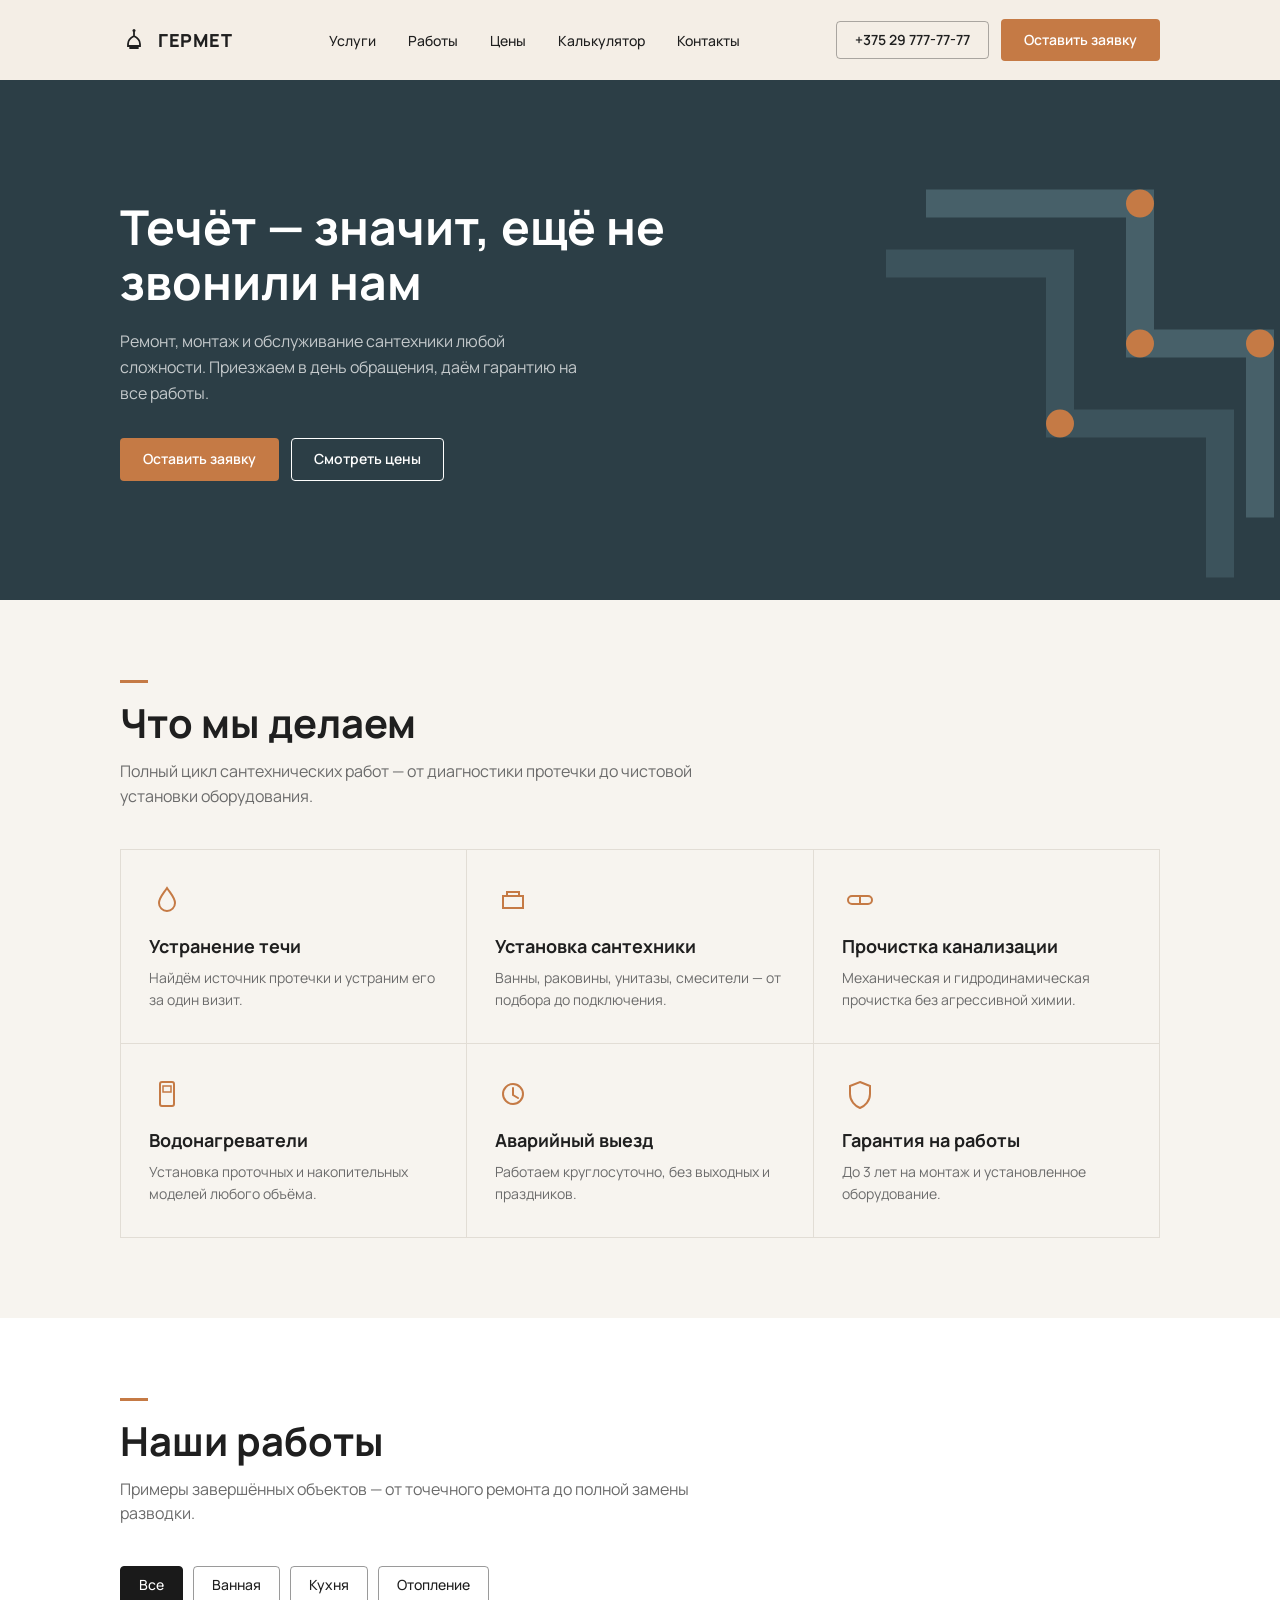
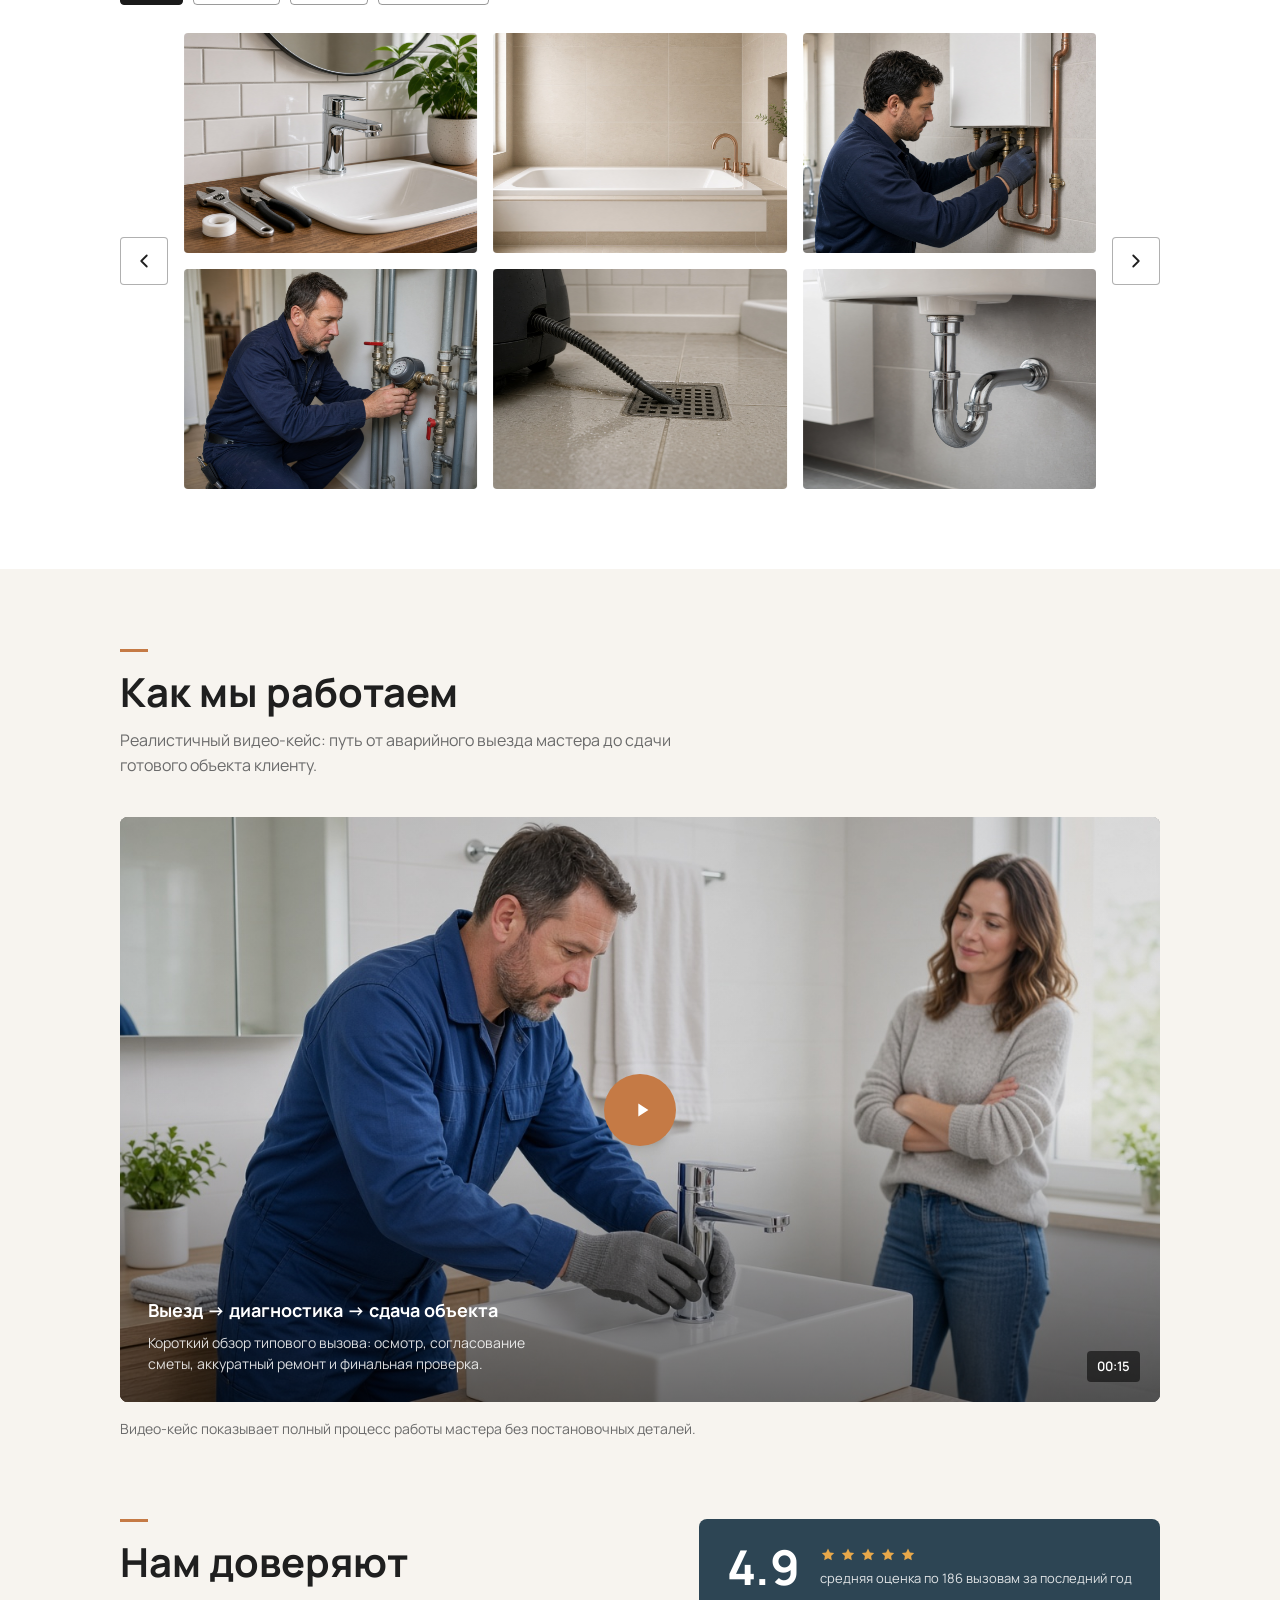
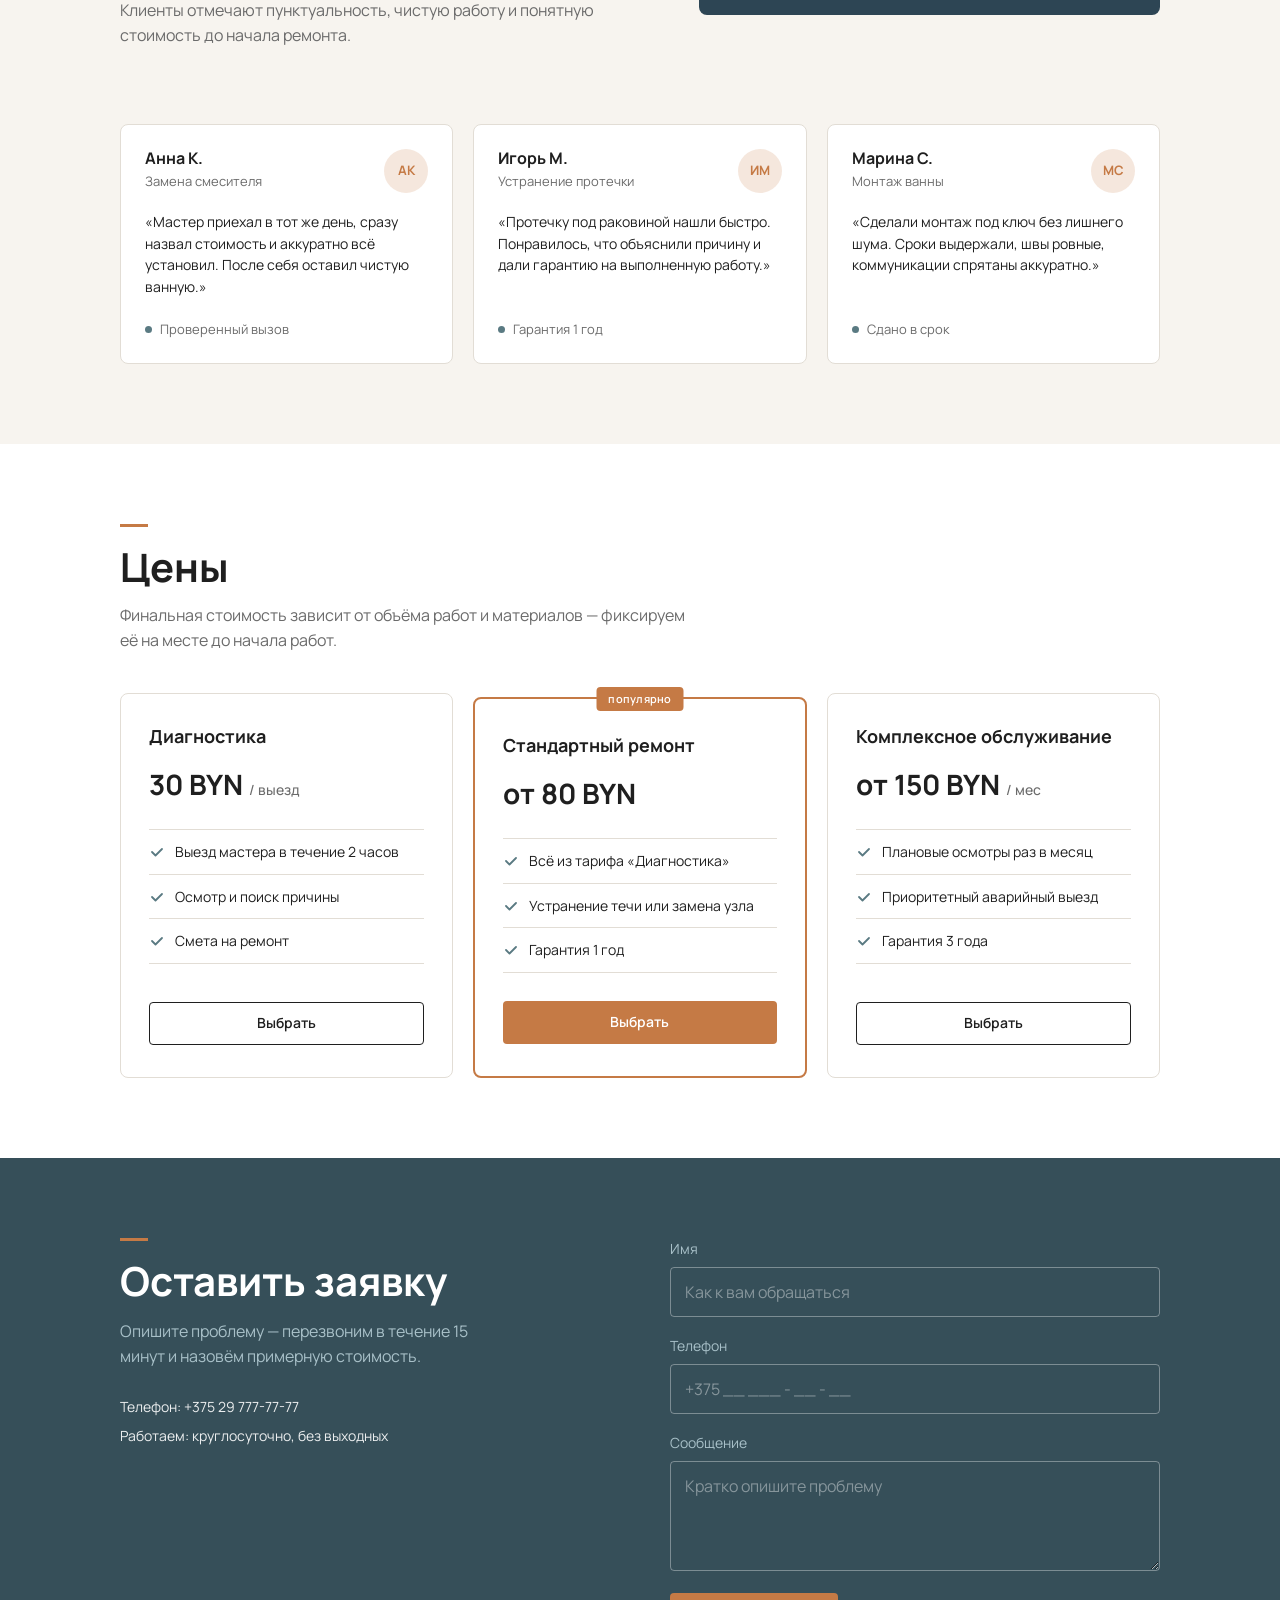
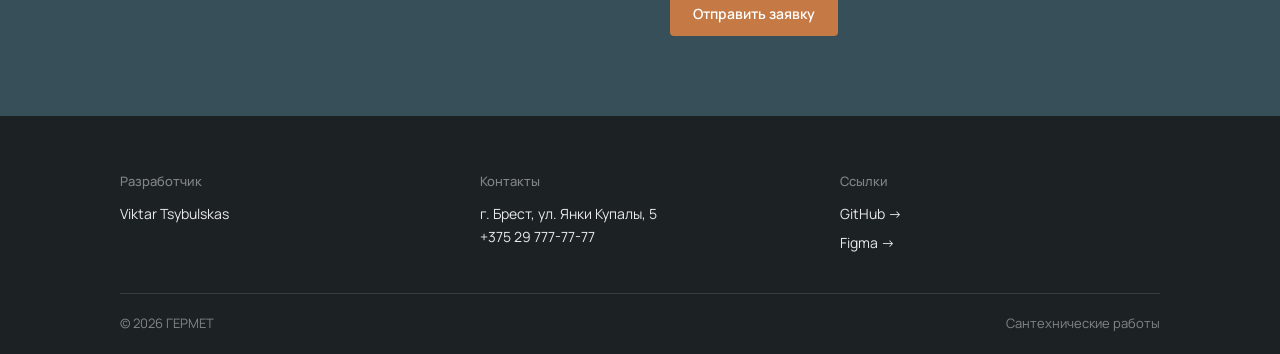
<file: public/index.html>
<!DOCTYPE html>
<html lang="ru">
<head>
  <meta charset="UTF-8">
  <meta name="viewport" content="width=device-width, initial-scale=1.0">
  <title>ГЕРМЕТ — сантехнические работы</title>
  <link rel="preconnect" href="https://fonts.googleapis.com">
  <link rel="preconnect" href="https://fonts.gstatic.com" crossorigin>
  <link href="https://fonts.googleapis.com/css2?family=Manrope:wght@400;500;600;700;800&display=swap" rel="stylesheet">
  <link rel="stylesheet" href="style.css">
</head>
<body>
  <header class="header">
    <input class="header__toggle" type="checkbox" id="nav-toggle">

    <div class="header__inner">
      <div class="header__top">
        <a class="header__logo" href="index.html">
          <svg viewBox="0 0 28 28" fill="none" xmlns="http://www.w3.org/2000/svg" aria-hidden="true">
            <path d="M8 18c0-3.5 2-6 6-8 4 2 6 4.5 6 8v2H8v-2z" stroke="currentColor" stroke-width="1.8"/>
            <path d="M14 6v3" stroke="currentColor" stroke-width="1.8" stroke-linecap="round"/>
            <circle cx="14" cy="4.5" r="1.5" fill="currentColor"/>
            <path d="M10 22h8" stroke="currentColor" stroke-width="1.8" stroke-linecap="round"/>
          </svg>
          ГЕРМЕТ
        </a>

        <label class="header__burger" for="nav-toggle">
          <span class="header__burger-line"></span>
          <span class="header__burger-line"></span>
          <span class="header__burger-line"></span>
          <span class="visually-hidden">Открыть или закрыть меню</span>
        </label>
      </div>

      <nav class="header__nav" id="main-nav">
        <a href="#services">Услуги</a>
        <a href="#works">Работы</a>
        <a href="#prices">Цены</a>
        <a href="calc.html">Калькулятор</a>
        <a href="#contacts">Контакты</a>
      </nav>

      <div class="header__actions">
        <a class="btn btn--ghost" href="tel:+375295331809">+375 29 777-77-77</a>
        <a class="btn btn--primary" href="#request">Оставить заявку</a>
      </div>
    </div>

    <div class="side-menu">
      <nav class="side-menu__nav">
        <label class="side-menu__link" for="nav-toggle">
          <a href="#services">Услуги</a>
        </label>
        <label class="side-menu__link" for="nav-toggle">
          <a href="#works">Работы</a>
        </label>
        <label class="side-menu__link" for="nav-toggle">
          <a href="#prices">Цены</a>
        </label>
        <label class="side-menu__link" for="nav-toggle">
          <a href="calc.html">Калькулятор</a>
        </label>
        <label class="side-menu__link" for="nav-toggle">
          <a href="#contacts">Контакты</a>
        </label>
      </nav>
    </div>

    <label class="side-menu__backdrop" for="nav-toggle"></label>
  </header>

  <main>
    <section class="hero">
      <div class="hero__inner">
        <div class="hero__content">
          <h1 class="hero__title">Течёт — значит, ещё не звонили нам</h1>
          <p class="hero__text">Ремонт, монтаж и обслуживание сантехники любой сложности. Приезжаем в день обращения, даём гарантию на все работы.</p>
          <div class="hero__actions">
            <a class="btn btn--primary" href="#request">Оставить заявку</a>
            <a class="btn btn--outline-light" href="#prices">Смотреть цены</a>
          </div>
        </div>
      </div>

      <svg class="hero__graphic" viewBox="0 0 420 420" fill="none" xmlns="http://www.w3.org/2000/svg" aria-hidden="true">
        <path d="M80 40 H280 V180 H400 V340" stroke="#78a0aa" stroke-opacity="0.35" stroke-width="28" stroke-linecap="square"/>
        <path d="M40 100 H200 V260 H360 V400" stroke="#78a0aa" stroke-opacity="0.22" stroke-width="28" stroke-linecap="square"/>
        <circle cx="280" cy="40" r="14" fill="#c57a45"/>
        <circle cx="280" cy="180" r="14" fill="#c57a45"/>
        <circle cx="400" cy="180" r="14" fill="#c57a45"/>
        <circle cx="200" cy="260" r="14" fill="#c57a45"/>
      </svg>
    </section>

    <section class="services" id="services">
      <div class="container">
        <div class="section-head">
          <span class="section-head__line"></span>
          <h2 class="section-head__title">Что мы делаем</h2>
          <p class="section-head__text">Полный цикл сантехнических работ — от диагностики протечки до чистовой установки оборудования.</p>
        </div>

        <div class="services__grid">
          <article class="service-card">
            <div class="service-card__icon">
              <svg viewBox="0 0 36 36" fill="none" xmlns="http://www.w3.org/2000/svg"><path d="M18 6c-4 6-8 10-8 15a8 8 0 0 0 16 0c0-5-4-9-8-15z" stroke="currentColor" stroke-width="2"/></svg>
            </div>
            <h3 class="service-card__title">Устранение течи</h3>
            <p class="service-card__text">Найдём источник протечки и устраним его за один визит.</p>
          </article>

          <article class="service-card">
            <div class="service-card__icon">
              <svg viewBox="0 0 36 36" fill="none" xmlns="http://www.w3.org/2000/svg"><path d="M8 14h20v12H8V14z" stroke="currentColor" stroke-width="2"/><path d="M12 14V10h12v4" stroke="currentColor" stroke-width="2"/></svg>
            </div>
            <h3 class="service-card__title">Установка сантехники</h3>
            <p class="service-card__text">Ванны, раковины, унитазы, смесители — от подбора до подключения.</p>
          </article>

          <article class="service-card">
            <div class="service-card__icon">
              <svg viewBox="0 0 36 36" fill="none" xmlns="http://www.w3.org/2000/svg"><rect x="6" y="14" width="24" height="8" rx="4" stroke="currentColor" stroke-width="2"/><path d="M18 14v8" stroke="currentColor" stroke-width="2"/></svg>
            </div>
            <h3 class="service-card__title">Прочистка канализации</h3>
            <p class="service-card__text">Механическая и гидродинамическая прочистка без агрессивной химии.</p>
          </article>

          <article class="service-card">
            <div class="service-card__icon">
              <svg viewBox="0 0 36 36" fill="none" xmlns="http://www.w3.org/2000/svg"><rect x="11" y="6" width="14" height="24" rx="2" stroke="currentColor" stroke-width="2"/><rect x="14" y="10" width="8" height="6" stroke="currentColor" stroke-width="1.5"/></svg>
            </div>
            <h3 class="service-card__title">Водонагреватели</h3>
            <p class="service-card__text">Установка проточных и накопительных моделей любого объёма.</p>
          </article>

          <article class="service-card">
            <div class="service-card__icon">
              <svg viewBox="0 0 36 36" fill="none" xmlns="http://www.w3.org/2000/svg"><circle cx="18" cy="18" r="10" stroke="currentColor" stroke-width="2"/><path d="M18 12v7l5 3" stroke="currentColor" stroke-width="2" stroke-linecap="round"/></svg>
            </div>
            <h3 class="service-card__title">Аварийный выезд</h3>
            <p class="service-card__text">Работаем круглосуточно, без выходных и праздников.</p>
          </article>

          <article class="service-card">
            <div class="service-card__icon">
              <svg viewBox="0 0 36 36" fill="none" xmlns="http://www.w3.org/2000/svg"><path d="M18 6l10 4v8c0 7-5 12-10 14-5-2-10-7-10-14V10l10-4z" stroke="currentColor" stroke-width="2"/></svg>
            </div>
            <h3 class="service-card__title">Гарантия на работы</h3>
            <p class="service-card__text">До 3 лет на монтаж и установленное оборудование.</p>
          </article>
        </div>
      </div>
    </section>

    <section class="works gallery" id="works">
      <div class="container">
        <div class="section-head">
          <span class="section-head__line"></span>
          <h2 class="section-head__title">Наши работы</h2>
          <p class="section-head__text">Примеры завершённых объектов — от точечного ремонта до полной замены разводки.</p>
        </div>

        <div class="works__filters">
          <button class="btn btn--filter gallery-filter gallery-filter--active is-active" type="button" data-category="all" aria-pressed="true">Все</button>
          <button class="btn btn--filter gallery-filter" type="button" data-category="bathroom" aria-pressed="false">Ванная</button>
          <button class="btn btn--filter gallery-filter" type="button" data-category="kitchen" aria-pressed="false">Кухня</button>
          <button class="btn btn--filter gallery-filter" type="button" data-category="heating" aria-pressed="false">Отопление</button>
        </div>

        <div class="gallery__slider">
          <button class="gallery__arrow gallery__arrow--left" type="button" aria-label="Листать вправо">
            <svg viewBox="0 0 24 24" fill="none" xmlns="http://www.w3.org/2000/svg" aria-hidden="true">
              <path d="M15 6l-6 6 6 6" stroke="currentColor" stroke-width="2" stroke-linecap="round" stroke-linejoin="round"/>
            </svg>
          </button>

          <div class="gallery__viewport">
            <div class="gallery__track"></div>
          </div>

          <button class="gallery__arrow gallery__arrow--right" type="button" aria-label="Листать влево">
            <svg viewBox="0 0 24 24" fill="none" xmlns="http://www.w3.org/2000/svg" aria-hidden="true">
              <path d="M9 6l6 6-6 6" stroke="currentColor" stroke-width="2" stroke-linecap="round" stroke-linejoin="round"/>
            </svg>
          </button>
        </div>
      </div>
    </section>

    <section class="process">
      <div class="container">
        <div class="section-head">
          <span class="section-head__line"></span>
          <h2 class="section-head__title">Как мы работаем</h2>
          <p class="section-head__text">Реалистичный видео-кейс: путь от аварийного выезда мастера до сдачи готового объекта клиенту.</p>
        </div>

        <div class="process__player">
          <input class="process__toggle" type="checkbox" id="process-video">

          <video
            class="process__media"
            autoplay
            muted
            playsinline
            loop
            controls
            poster="assets/png/video.png"
          >
            <source src="assets/png/video.mp4" type="video/mp4">
          </video>

          <label class="process__curtain" for="process-video">
            <img class="process__poster" src="assets/png/video.png" alt="Мастер выполняет сантехнические работы">
            <span class="process__play" aria-hidden="true">
              <svg viewBox="0 0 24 24" fill="currentColor" xmlns="http://www.w3.org/2000/svg"><path d="M8 5v14l11-7L8 5z"/></svg>
            </span>
            <span class="process__overlay">
              <span class="process__overlay-title">Выезд → диагностика → сдача объекта</span>
              <span class="process__overlay-text">Короткий обзор типового вызова: осмотр, согласование сметы, аккуратный ремонт и финальная проверка.</span>
            </span>
            <span class="process__time">00:15</span>
          </label>
        </div>
        <p class="process__caption">Видео-кейс показывает полный процесс работы мастера без постановочных деталей.</p>
      </div>
    </section>

    <section class="reviews">
      <div class="container">
        <div class="reviews__top">
          <div class="reviews__head section-head">
            <span class="section-head__line"></span>
            <h2 class="section-head__title">Нам доверяют</h2>
            <p class="section-head__text">Клиенты отмечают пунктуальность, чистую работу и понятную стоимость до начала ремонта.</p>
          </div>

          <div class="reviews__rating">
            <span class="reviews__score">4.9</span>
            <div class="reviews__meta">
              <div class="reviews__stars" role="img" aria-label="5 из 5 звёзд">
                <svg viewBox="0 0 16 16" fill="currentColor"><path d="M8 1.5l1.9 3.9 4.3.6-3.1 3 0.7 4.3L8 11.3l-3.8 2 0.7-4.3-3.1-3 4.3-.6L8 1.5z"/></svg>
                <svg viewBox="0 0 16 16" fill="currentColor"><path d="M8 1.5l1.9 3.9 4.3.6-3.1 3 0.7 4.3L8 11.3l-3.8 2 0.7-4.3-3.1-3 4.3-.6L8 1.5z"/></svg>
                <svg viewBox="0 0 16 16" fill="currentColor"><path d="M8 1.5l1.9 3.9 4.3.6-3.1 3 0.7 4.3L8 11.3l-3.8 2 0.7-4.3-3.1-3 4.3-.6L8 1.5z"/></svg>
                <svg viewBox="0 0 16 16" fill="currentColor"><path d="M8 1.5l1.9 3.9 4.3.6-3.1 3 0.7 4.3L8 11.3l-3.8 2 0.7-4.3-3.1-3 4.3-.6L8 1.5z"/></svg>
                <svg viewBox="0 0 16 16" fill="currentColor"><path d="M8 1.5l1.9 3.9 4.3.6-3.1 3 0.7 4.3L8 11.3l-3.8 2 0.7-4.3-3.1-3 4.3-.6L8 1.5z"/></svg>
              </div>
              <p class="reviews__rating-text">средняя оценка по 186 вызовам за последний год</p>
            </div>
          </div>
        </div>

        <div class="reviews__grid">
          <article class="review-card">
            <div class="review-card__top">
              <div>
                <h3 class="review-card__name">Анна К.</h3>
                <p class="review-card__service">Замена смесителя</p>
              </div>
              <span class="review-card__avatar">АК</span>
            </div>
            <p class="review-card__text">«Мастер приехал в тот же день, сразу назвал стоимость и аккуратно всё установил. После себя оставил чистую ванную.»</p>
            <span class="review-card__tag">Проверенный вызов</span>
          </article>

          <article class="review-card">
            <div class="review-card__top">
              <div>
                <h3 class="review-card__name">Игорь М.</h3>
                <p class="review-card__service">Устранение протечки</p>
              </div>
              <span class="review-card__avatar">ИМ</span>
            </div>
            <p class="review-card__text">«Протечку под раковиной нашли быстро. Понравилось, что объяснили причину и дали гарантию на выполненную работу.»</p>
            <span class="review-card__tag">Гарантия 1 год</span>
          </article>

          <article class="review-card">
            <div class="review-card__top">
              <div>
                <h3 class="review-card__name">Марина С.</h3>
                <p class="review-card__service">Монтаж ванны</p>
              </div>
              <span class="review-card__avatar">МС</span>
            </div>
            <p class="review-card__text">«Сделали монтаж под ключ без лишнего шума. Сроки выдержали, швы ровные, коммуникации спрятаны аккуратно.»</p>
            <span class="review-card__tag">Сдано в срок</span>
          </article>
        </div>
      </div>
    </section>

    <section class="prices" id="prices">
      <div class="container">
        <div class="section-head">
          <span class="section-head__line"></span>
          <h2 class="section-head__title">Цены</h2>
          <p class="section-head__text">Финальная стоимость зависит от объёма работ и материалов — фиксируем её на месте до начала работ.</p>
        </div>

        <div class="prices__grid">
          <article class="price-card">
            <h3 class="price-card__title">Диагностика</h3>
            <p class="price-card__price">30 BYN <span>/ выезд</span></p>
            <ul class="price-card__list">
              <li class="price-card__item">
                <svg viewBox="0 0 16 16" fill="none"><path d="M3 8l3.5 3.5L13 5" stroke="currentColor" stroke-width="1.8" stroke-linecap="round" stroke-linejoin="round"/></svg>
                Выезд мастера в течение 2 часов
              </li>
              <li class="price-card__item">
                <svg viewBox="0 0 16 16" fill="none"><path d="M3 8l3.5 3.5L13 5" stroke="currentColor" stroke-width="1.8" stroke-linecap="round" stroke-linejoin="round"/></svg>
                Осмотр и поиск причины
              </li>
              <li class="price-card__item">
                <svg viewBox="0 0 16 16" fill="none"><path d="M3 8l3.5 3.5L13 5" stroke="currentColor" stroke-width="1.8" stroke-linecap="round" stroke-linejoin="round"/></svg>
                Смета на ремонт
              </li>
            </ul>
            <a class="btn btn--outline" href="#request">Выбрать</a>
          </article>

          <article class="price-card price-card--popular">
            <span class="price-card__badge">популярно</span>
            <h3 class="price-card__title">Стандартный ремонт</h3>
            <p class="price-card__price">от 80 BYN</p>
            <ul class="price-card__list">
              <li class="price-card__item">
                <svg viewBox="0 0 16 16" fill="none"><path d="M3 8l3.5 3.5L13 5" stroke="currentColor" stroke-width="1.8" stroke-linecap="round" stroke-linejoin="round"/></svg>
                Всё из тарифа «Диагностика»
              </li>
              <li class="price-card__item">
                <svg viewBox="0 0 16 16" fill="none"><path d="M3 8l3.5 3.5L13 5" stroke="currentColor" stroke-width="1.8" stroke-linecap="round" stroke-linejoin="round"/></svg>
                Устранение течи или замена узла
              </li>
              <li class="price-card__item">
                <svg viewBox="0 0 16 16" fill="none"><path d="M3 8l3.5 3.5L13 5" stroke="currentColor" stroke-width="1.8" stroke-linecap="round" stroke-linejoin="round"/></svg>
                Гарантия 1 год
              </li>
            </ul>
            <a class="btn btn--primary" href="#request">Выбрать</a>
          </article>

          <article class="price-card">
            <h3 class="price-card__title">Комплексное обслуживание</h3>
            <p class="price-card__price">от 150 BYN <span>/ мес</span></p>
            <ul class="price-card__list">
              <li class="price-card__item">
                <svg viewBox="0 0 16 16" fill="none"><path d="M3 8l3.5 3.5L13 5" stroke="currentColor" stroke-width="1.8" stroke-linecap="round" stroke-linejoin="round"/></svg>
                Плановые осмотры раз в месяц
              </li>
              <li class="price-card__item">
                <svg viewBox="0 0 16 16" fill="none"><path d="M3 8l3.5 3.5L13 5" stroke="currentColor" stroke-width="1.8" stroke-linecap="round" stroke-linejoin="round"/></svg>
                Приоритетный аварийный выезд
              </li>
              <li class="price-card__item">
                <svg viewBox="0 0 16 16" fill="none"><path d="M3 8l3.5 3.5L13 5" stroke="currentColor" stroke-width="1.8" stroke-linecap="round" stroke-linejoin="round"/></svg>
                Гарантия 3 года
              </li>
            </ul>
            <a class="btn btn--outline" href="#request">Выбрать</a>
          </article>
        </div>
      </div>
    </section>

    <section class="request" id="request">
      <div class="container">
        <div class="request__inner">
          <div class="request__info-block">
            <span class="request__line"></span>
            <h2 class="request__title">Оставить заявку</h2>
            <p class="request__text">Опишите проблему — перезвоним в течение 15 минут и назовём примерную стоимость.</p>
            <div class="request__info">
              <p>Телефон: +375 29 777-77-77</p>
              <p>Работаем: круглосуточно, без выходных</p>
            </div>
          </div>

          <form class="form" action="#" method="post">
            <div class="form__field">
              <label class="form__label" for="name">Имя</label>
              <input class="form__input" type="text" id="name" name="name" placeholder="Как к вам обращаться">
            </div>
            <div class="form__field">
              <label class="form__label" for="phone">Телефон</label>
              <input class="form__input" type="tel" id="phone" name="phone" placeholder="+375 __ ___ - __ - __">
            </div>
            <div class="form__field">
              <label class="form__label" for="message">Сообщение</label>
              <textarea class="form__textarea" id="message" name="message" placeholder="Кратко опишите проблему"></textarea>
            </div>
            <button class="btn btn--primary" type="submit">Отправить заявку</button>
          </form>
        </div>
      </div>
    </section>
  </main>

  <footer class="footer" id="contacts">
    <div class="footer__inner">
      <div class="footer__top">
        <div>
          <p class="footer__label">Разработчик</p>
          <p class="footer__value">Viktar Tsybulskas</p>
        </div>
        <div>
          <p class="footer__label">Контакты</p>
          <p class="footer__value">г. Брест, ул. Янки Купалы, 5<br>+375 29 777-77-77</p>
        </div>
        <div>
          <p class="footer__label">Ссылки</p>
          <div class="footer__links">
            <a href="https://github.com/" target="_blank" rel="noopener noreferrer">GitHub →</a>
            <a href="https://www.figma.com/" target="_blank" rel="noopener noreferrer">Figma →</a>
          </div>
        </div>
      </div>
      <div class="footer__bottom">
        <span>© 2026 ГЕРМЕТ</span>
        <span>Сантехнические работы</span>
      </div>
    </div>
  </footer>
  <script src="script.js" defer></script>
</body>
</html>
</file>
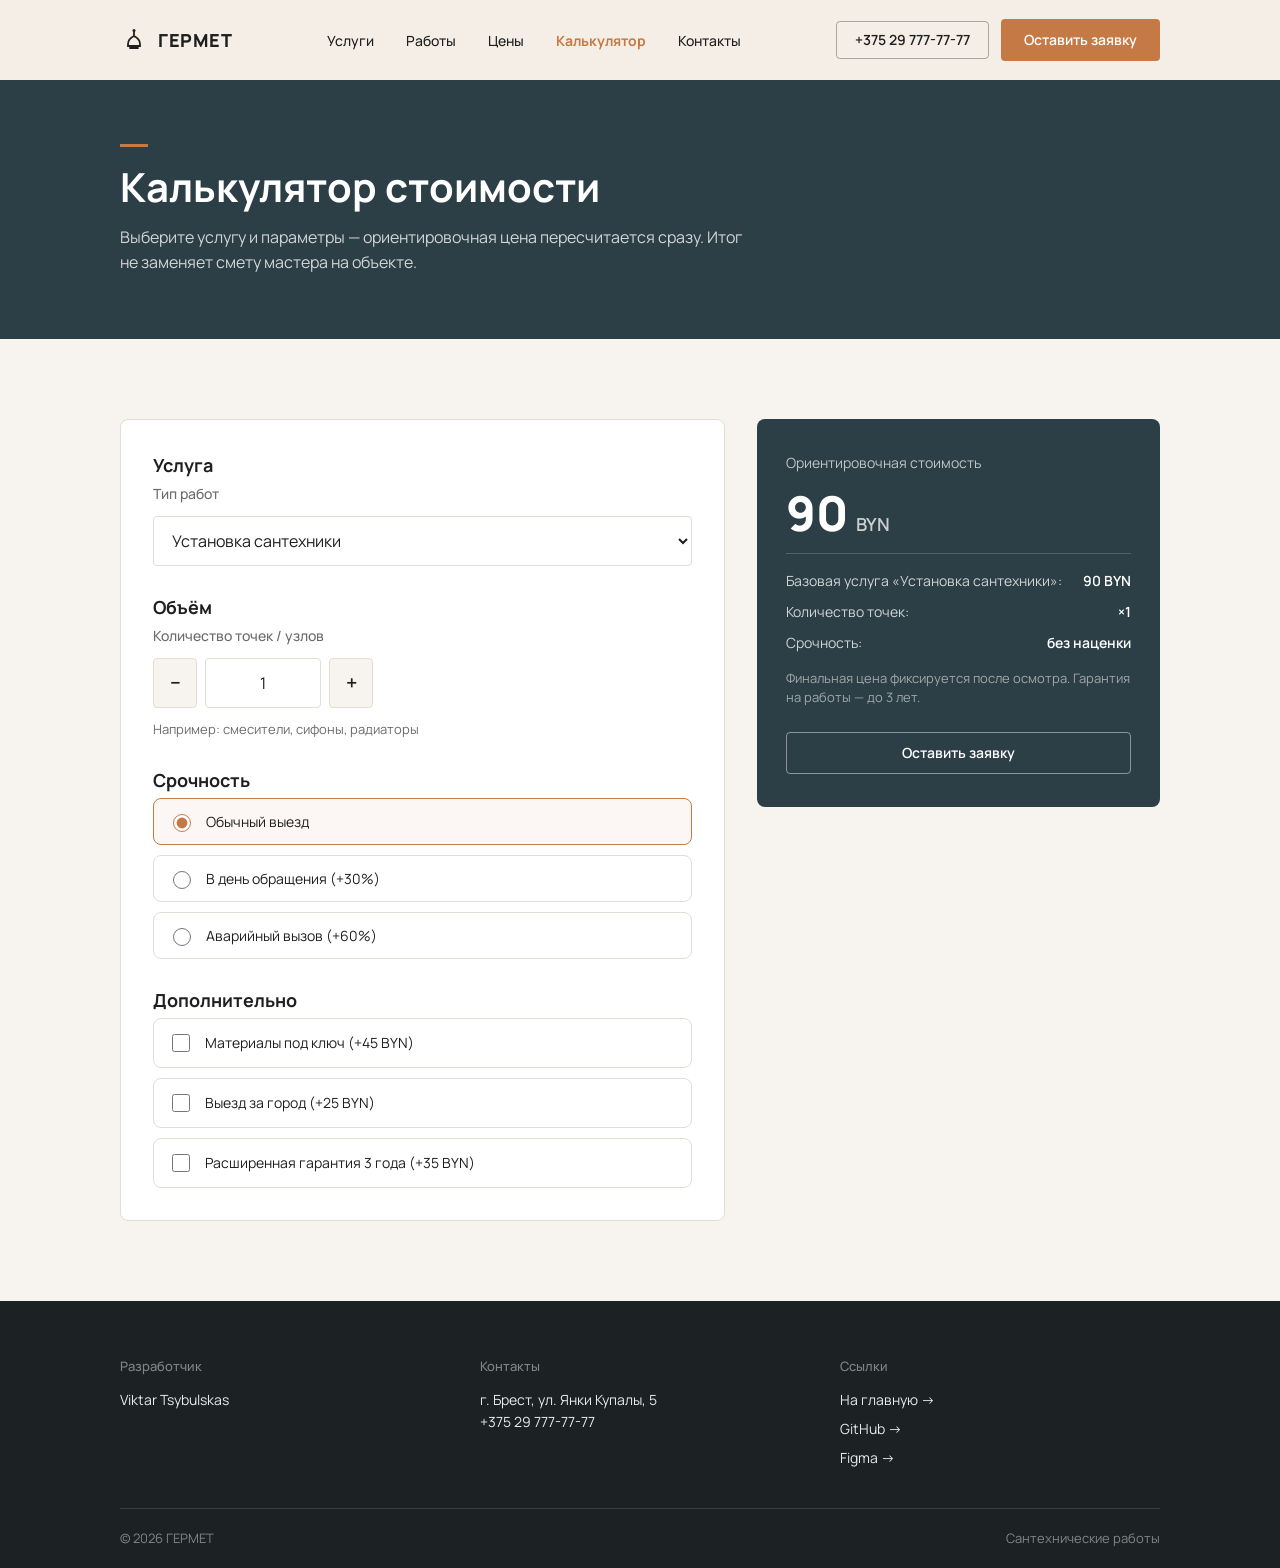
<file: public/calc.html>
<!DOCTYPE html>
<html lang="ru">
<head>
  <meta charset="UTF-8">
  <meta name="viewport" content="width=device-width, initial-scale=1.0">
  <title>Калькулятор — ГЕРМЕТ</title>
  <link rel="preconnect" href="https://fonts.googleapis.com">
  <link rel="preconnect" href="https://fonts.gstatic.com" crossorigin>
  <link href="https://fonts.googleapis.com/css2?family=Manrope:wght@400;500;600;700;800&display=swap" rel="stylesheet">
  <link rel="stylesheet" href="style.css">
</head>
<body class="page-calc">
  <header class="header header--calc">
    <input class="header__toggle" type="checkbox" id="nav-toggle">

    <div class="header__inner">
      <div class="header__top">
        <a class="header__logo" href="index.html">
          <svg viewBox="0 0 28 28" fill="none" xmlns="http://www.w3.org/2000/svg" aria-hidden="true">
            <path d="M8 18c0-3.5 2-6 6-8 4 2 6 4.5 6 8v2H8v-2z" stroke="currentColor" stroke-width="1.8"/>
            <path d="M14 6v3" stroke="currentColor" stroke-width="1.8" stroke-linecap="round"/>
            <circle cx="14" cy="4.5" r="1.5" fill="currentColor"/>
            <path d="M10 22h8" stroke="currentColor" stroke-width="1.8" stroke-linecap="round"/>
          </svg>
          ГЕРМЕТ
        </a>

        <label class="header__burger" for="nav-toggle">
          <span class="header__burger-line"></span>
          <span class="header__burger-line"></span>
          <span class="header__burger-line"></span>
          <span class="visually-hidden">Открыть или закрыть меню</span>
        </label>
      </div>

      <nav class="header__nav" id="main-nav">
        <a href="index.html#services">Услуги</a>
        <a href="index.html#works">Работы</a>
        <a href="index.html#prices">Цены</a>
        <a href="calc.html" aria-current="page">Калькулятор</a>
        <a href="index.html#contacts">Контакты</a>
      </nav>

      <div class="header__actions">
        <a class="btn btn--ghost" href="tel:+375295331809">+375 29 777-77-77</a>
        <a class="btn btn--primary" href="index.html#request">Оставить заявку</a>
      </div>
    </div>

    <div class="side-menu">
      <nav class="side-menu__nav">
        <label class="side-menu__link" for="nav-toggle">
          <a href="index.html#services">Услуги</a>
        </label>
        <label class="side-menu__link" for="nav-toggle">
          <a href="index.html#works">Работы</a>
        </label>
        <label class="side-menu__link" for="nav-toggle">
          <a href="index.html#prices">Цены</a>
        </label>
        <label class="side-menu__link" for="nav-toggle">
          <a href="calc.html">Калькулятор</a>
        </label>
        <label class="side-menu__link" for="nav-toggle">
          <a href="index.html#contacts">Контакты</a>
        </label>
      </nav>
    </div>

    <label class="side-menu__backdrop" for="nav-toggle"></label>
  </header>

  <main>
    <section class="calc-hero">
      <div class="container">
        <span class="calc-hero__line"></span>
        <h1 class="calc-hero__title">Калькулятор стоимости</h1>
        <p class="calc-hero__text">Выберите услугу и параметры — ориентировочная цена пересчитается сразу. Итог не заменяет смету мастера на объекте.</p>
      </div>
    </section>

    <section class="calculator" id="calculator" aria-labelledby="calc-heading">
      <div class="container">
        <div class="calculator__layout">
          <form class="calculator__form" id="calc-form" novalidate>
            <h2 class="visually-hidden" id="calc-heading">Параметры расчёта</h2>

            <fieldset class="calculator__fieldset">
              <legend class="calculator__legend">Услуга</legend>
              <label class="calculator__label" for="service">Тип работ</label>
              <select class="calculator__select" id="service" name="service">
                <option value="diagnostics">Диагностика</option>
                <option value="leak">Устранение течи</option>
                <option value="install" selected>Установка сантехники</option>
                <option value="cleaning">Прочистка канализации</option>
                <option value="heater">Водонагреватель</option>
                <option value="heating">Отопление / радиаторы</option>
              </select>
            </fieldset>

            <fieldset class="calculator__fieldset">
              <legend class="calculator__legend">Объём</legend>
              <label class="calculator__label" for="units">Количество точек / узлов</label>
              <div class="calculator__stepper">
                <button class="calculator__step" type="button" data-step="-1" aria-label="Уменьшить">−</button>
                <input class="calculator__number" type="number" id="units" name="units" min="1" max="20" value="1" inputmode="numeric">
                <button class="calculator__step" type="button" data-step="1" aria-label="Увеличить">+</button>
              </div>
              <p class="calculator__hint">Например: смесители, сифоны, радиаторы</p>
            </fieldset>

            <fieldset class="calculator__fieldset">
              <legend class="calculator__legend">Срочность</legend>
              <div class="calculator__radios" role="radiogroup" aria-label="Срочность выезда">
                <label class="calculator__radio">
                  <input type="radio" name="urgency" value="normal" checked>
                  <span>Обычный выезд</span>
                </label>
                <label class="calculator__radio">
                  <input type="radio" name="urgency" value="priority">
                  <span>В день обращения (+30%)</span>
                </label>
                <label class="calculator__radio">
                  <input type="radio" name="urgency" value="emergency">
                  <span>Аварийный вызов (+60%)</span>
                </label>
              </div>
            </fieldset>

            <fieldset class="calculator__fieldset">
              <legend class="calculator__legend">Дополнительно</legend>
              <div class="calculator__checks">
                <label class="calculator__check">
                  <input type="checkbox" name="extras" value="materials">
                  <span>Материалы под ключ (+45 BYN)</span>
                </label>
                <label class="calculator__check">
                  <input type="checkbox" name="extras" value="area">
                  <span>Выезд за город (+25 BYN)</span>
                </label>
                <label class="calculator__check">
                  <input type="checkbox" name="extras" value="warranty">
                  <span>Расширенная гарантия 3 года (+35 BYN)</span>
                </label>
              </div>
            </fieldset>

          </form>

          <aside class="calculator__result" aria-live="polite">
            <p class="calculator__result-label">Ориентировочная стоимость</p>
            <p class="calculator__result-price">
              <span id="calc-total">80</span>
              <span class="calculator__result-currency">BYN</span>
            </p>
            <ul class="calculator__breakdown" id="calc-breakdown">
              <li>Базовая услуга: <strong>80 BYN</strong></li>
              <li>Количество точек: <strong>×1</strong></li>
              <li>Срочность: <strong>без наценки</strong></li>
            </ul>
            <p class="calculator__note">Финальная цена фиксируется после осмотра. Гарантия на работы — до 3 лет.</p>
            <a class="btn btn--outline calculator__cta" href="index.html#request">Оставить заявку</a>
          </aside>
        </div>
      </div>
    </section>
  </main>

  <footer class="footer" id="contacts">
    <div class="footer__inner">
      <div class="footer__top">
        <div>
          <p class="footer__label">Разработчик</p>
          <p class="footer__value">Viktar Tsybulskas</p>
        </div>
        <div>
          <p class="footer__label">Контакты</p>
          <p class="footer__value">г. Брест, ул. Янки Купалы, 5<br>+375 29 777-77-77</p>
        </div>
        <div>
          <p class="footer__label">Ссылки</p>
          <div class="footer__links">
            <a href="index.html">На главную →</a>
            <a href="https://github.com/" target="_blank" rel="noopener noreferrer">GitHub →</a>
            <a href="https://www.figma.com/" target="_blank" rel="noopener noreferrer">Figma →</a>
          </div>
        </div>
      </div>
      <div class="footer__bottom">
        <span>© 2026 ГЕРМЕТ</span>
        <span>Сантехнические работы</span>
      </div>
    </div>
  </footer>

  <script src="calc.js" defer></script>
</body>
</html>
</file>
<file: public/style.css>
.calculator__form, .calculator__radio, .calculator__check, .calculator__result, .review-card {
  background-color: #ffffff;
  border: 1px solid #e2ddd5;
  border-radius: 8px;
}

.process__toggle, .visually-hidden {
  position: absolute;
  width: 1px;
  height: 1px;
  padding: 0;
  margin: -1px;
  overflow: hidden;
  clip: rect(0, 0, 0, 0);
  white-space: nowrap;
  border: 0;
}

*,
*::before,
*::after {
  box-sizing: border-box;
}

html {
  scroll-behavior: smooth;
}

body,
h1,
h2,
h3,
h4,
p,
ul,
ol,
figure,
blockquote,
dl,
dd {
  margin: 0;
}

ul,
ol {
  padding: 0;
  list-style: none;
}

img,
picture,
svg {
  display: block;
  max-width: 100%;
}

input,
button,
textarea,
select {
  font: inherit;
}

button {
  background: none;
  border: none;
  padding: 0;
  cursor: pointer;
}

a {
  color: inherit;
  text-decoration: none;
}

body {
  font-family: "Manrope", "Segoe UI", sans-serif;
  font-size: 16px;
  font-weight: 400;
  line-height: 1.5;
  color: #1f1f1f;
  background-color: #ffffff;
  -webkit-font-smoothing: antialiased;
}

h1,
h2,
h3 {
  font-weight: 700;
  line-height: 1.2;
}

.container {
  width: 100%;
  max-width: 1120px;
  margin-inline: auto;
  padding-inline: 40px;
}
@media (max-width: 768px) {
  .container {
    padding-inline: 24px;
  }
}
@media (max-width: 320px) {
  .container {
    padding-inline: 16px;
  }
}

.section-head {
  margin-bottom: 40px;
}
.section-head__line {
  display: block;
  width: 28px;
  height: 3px;
  background-color: #c57a45;
  margin-bottom: 16px;
}
.section-head__title {
  margin: 0 0 12px;
  font-size: 40px;
  font-weight: 700;
  color: #1f1f1f;
}
.section-head__text {
  margin: 0;
  max-width: 580px;
  font-size: 16px;
  line-height: 1.55;
  color: #6b6b6b;
}
@media (max-width: 768px) {
  .section-head {
    margin-bottom: 32px;
  }
  .section-head__title {
    font-size: 32px;
  }
}
@media (max-width: 320px) {
  .section-head {
    margin-bottom: 24px;
  }
  .section-head__title {
    font-size: 26px;
  }
  .section-head__text {
    font-size: 14px;
  }
}

.btn {
  display: inline-flex;
  align-items: center;
  justify-content: center;
  padding: 12px 22px;
  font-family: "Manrope", "Segoe UI", sans-serif;
  font-size: 14px;
  font-weight: 600;
  line-height: 1.2;
  text-decoration: none;
  border-radius: 4px;
  cursor: pointer;
  transition: background-color 0.2s ease, color 0.2s ease, border-color 0.2s ease;
  border: 1px solid transparent;
}
.btn--primary {
  background-color: #c57a45;
  color: #ffffff;
}
.btn--primary:hover {
  background-color: #b36b3a;
}
.btn--outline {
  background-color: transparent;
  border-color: #1f1f1f;
  color: #1f1f1f;
}
.btn--outline:hover {
  background-color: #1f1f1f;
  color: #ffffff;
}
.btn--outline-light {
  background-color: transparent;
  border-color: #ffffff;
  color: #ffffff;
}
.btn--outline-light:hover {
  background-color: #ffffff;
  color: #2c3e46;
}
.btn--ghost {
  background-color: transparent;
  border-color: rgba(31, 31, 31, 0.35);
  color: #1f1f1f;
  padding: 10px 18px;
}
.btn--ghost:hover {
  border-color: #1f1f1f;
}
.btn--filter {
  background-color: transparent;
  border-color: rgba(31, 31, 31, 0.45);
  color: #1f1f1f;
  padding: 10px 18px;
  font-weight: 500;
}
.btn--filter.is-active {
  background-color: #1a1a1a;
  border-color: #1a1a1a;
  color: #ffffff;
}

.services {
  background-color: #f7f4ef;
  padding-block: 80px;
}
.services__grid {
  display: grid;
  grid-template-columns: repeat(3, 1fr);
  border-top: 1px solid #e2ddd5;
  border-left: 1px solid #e2ddd5;
}
@media (max-width: 768px) {
  .services {
    padding-block: 64px;
  }
  .services__grid {
    grid-template-columns: repeat(2, 1fr);
  }
}
@media (max-width: 320px) {
  .services {
    padding-block: 48px;
  }
  .services__grid {
    grid-template-columns: 1fr;
    gap: 12px;
    border: none;
  }
}

.service-card {
  padding: 32px 28px;
  border-right: 1px solid #e2ddd5;
  border-bottom: 1px solid #e2ddd5;
  background-color: transparent;
}
.service-card__icon {
  width: 36px;
  height: 36px;
  margin-bottom: 18px;
  color: #c57a45;
}
.service-card__icon svg {
  width: 100%;
  height: 100%;
}
.service-card__title {
  margin: 0 0 10px;
  font-size: 18px;
  font-weight: 700;
  color: #1f1f1f;
}
.service-card__text {
  margin: 0;
  font-size: 14px;
  line-height: 1.55;
  color: #6b6b6b;
}
@media (max-width: 320px) {
  .service-card {
    padding: 20px 18px;
    border: 1px solid #e2ddd5;
    border-radius: 4px;
    background-color: rgba(255, 255, 255, 0.55);
  }
  .service-card__icon {
    width: 32px;
    height: 32px;
    margin-bottom: 14px;
  }
  .service-card__title {
    font-size: 16px;
  }
}

.works {
  background-color: #ffffff;
  padding-block: 80px;
}
.works__filters {
  display: flex;
  flex-wrap: wrap;
  gap: 10px;
  margin-bottom: 28px;
}
@media (max-width: 768px) {
  .works {
    padding-block: 64px;
  }
}
@media (max-width: 320px) {
  .works {
    padding-block: 48px;
  }
  .works__filters {
    gap: 8px;
    margin-bottom: 20px;
  }
}

.gallery__slider {
  display: flex;
  align-items: center;
  gap: 16px;
}
.gallery__viewport {
  flex: 1;
  min-width: 0;
  overflow: hidden;
}
.gallery__track {
  display: flex;
  gap: 16px;
  will-change: transform;
}
.gallery__column {
  flex: 0 0 var(--gallery-column-width, 33.333%);
  display: grid;
  gap: 16px;
}
.gallery__image {
  display: block;
  width: 100%;
  aspect-ratio: 4/3;
  object-fit: cover;
  border-radius: 4px;
  background-color: #e2ddd5;
}
.gallery__arrow {
  display: flex;
  align-items: center;
  justify-content: center;
  flex-shrink: 0;
  width: 48px;
  height: 48px;
  border: 1px solid rgba(31, 31, 31, 0.35);
  border-radius: 4px;
  background-color: #ffffff;
  color: #1f1f1f;
  cursor: pointer;
  transition: background-color 0.2s ease, color 0.2s ease, border-color 0.2s ease, opacity 0.2s ease;
}
.gallery__arrow svg {
  width: 22px;
  height: 22px;
}
.gallery__arrow:hover {
  border-color: #c57a45;
  color: #c57a45;
}
.gallery__arrow:disabled, .gallery__slider--animating .gallery__arrow {
  pointer-events: none;
  opacity: 0.45;
}
@media (max-width: 320px) {
  .gallery__slider {
    gap: 8px;
  }
  .gallery__arrow {
    width: 40px;
    height: 40px;
  }
  .gallery__arrow svg {
    width: 18px;
    height: 18px;
  }
  .gallery__track, .gallery__column {
    gap: 12px;
  }
}

.process {
  background-color: #f7f4ef;
  padding-block: 80px;
}
.process__player {
  position: relative;
  overflow: hidden;
  border-radius: 8px;
  aspect-ratio: 16/9;
  background-color: #1a1a1a;
}
.process__toggle:checked ~ .process__curtain {
  opacity: 0;
  visibility: hidden;
  pointer-events: none;
}
.process__media {
  position: absolute;
  inset: 0;
  display: block;
  width: 100%;
  height: 100%;
  object-fit: cover;
}
.process__curtain {
  position: absolute;
  inset: 0;
  z-index: 2;
  display: block;
  margin: 0;
  cursor: pointer;
  transition: opacity 0.2s ease, visibility 0.2s ease;
}
.process__curtain::after {
  content: "";
  position: absolute;
  inset: 0;
  background: linear-gradient(to top, rgba(0, 0, 0, 0.55) 0%, rgba(0, 0, 0, 0.1) 50%, rgba(0, 0, 0, 0.15) 100%);
}
.process__poster {
  position: absolute;
  inset: 0;
  width: 100%;
  height: 100%;
  object-fit: cover;
}
.process__play {
  position: absolute;
  top: 50%;
  left: 50%;
  z-index: 3;
  transform: translate(-50%, -50%);
  display: flex;
  align-items: center;
  justify-content: center;
  width: 72px;
  height: 72px;
  border-radius: 50%;
  background-color: #c57a45;
  color: #ffffff;
  transition: background-color 0.2s ease, transform 0.2s ease;
}
.process__curtain:hover .process__play {
  background-color: #b36b3a;
  transform: translate(-50%, -50%) scale(1.05);
}
.process__play svg {
  width: 22px;
  height: 22px;
  margin-left: 3px;
}
.process__overlay {
  position: absolute;
  left: 28px;
  bottom: 28px;
  z-index: 3;
  display: block;
  max-width: 420px;
  color: #ffffff;
}
.process__overlay-title {
  display: block;
  margin: 0 0 8px;
  font-size: 18px;
  font-weight: 700;
}
.process__overlay-text {
  display: block;
  margin: 0;
  font-size: 14px;
  line-height: 1.5;
  color: rgba(255, 255, 255, 0.85);
}
.process__time {
  position: absolute;
  right: 20px;
  bottom: 20px;
  z-index: 3;
  padding: 6px 10px;
  border-radius: 4px;
  background-color: rgba(0, 0, 0, 0.55);
  font-size: 13px;
  font-weight: 600;
  color: #ffffff;
}
.process__caption {
  margin-top: 16px;
  font-size: 14px;
  color: #6b6b6b;
}
@media (max-width: 768px) {
  .process {
    padding-block: 64px;
  }
}
@media (max-width: 320px) {
  .process {
    padding-block: 48px;
  }
  .process__play {
    width: 56px;
    height: 56px;
  }
  .process__play svg {
    width: 18px;
    height: 18px;
  }
  .process__overlay {
    left: 14px;
    right: 70px;
    bottom: 14px;
    max-width: none;
  }
  .process__overlay-title {
    font-size: 14px;
    margin-bottom: 4px;
  }
  .process__overlay-text {
    font-size: 11px;
    line-height: 1.35;
  }
  .process__time {
    right: 12px;
    bottom: 12px;
    padding: 4px 8px;
  }
  .process__caption {
    font-size: 13px;
  }
}

.reviews {
  background-color: #f7f4ef;
  padding-bottom: 80px;
}
.reviews__top {
  display: flex;
  align-items: flex-start;
  justify-content: space-between;
  gap: 40px;
  margin-bottom: 36px;
}
.reviews__head {
  flex: 1;
  min-width: 0;
}
.reviews__rating {
  display: flex;
  align-items: center;
  gap: 20px;
  min-width: 280px;
  padding: 24px 28px;
  background-color: #2d4554;
  border-radius: 8px;
  color: #ffffff;
  flex-shrink: 0;
}
.reviews__score {
  font-size: 48px;
  font-weight: 700;
  line-height: 1;
}
.reviews__meta {
  display: flex;
  flex-direction: column;
  gap: 6px;
}
.reviews__stars {
  display: flex;
  gap: 4px;
  color: #e8a84a;
}
.reviews__stars svg {
  width: 16px;
  height: 16px;
}
.reviews__rating-text {
  font-size: 13px;
  line-height: 1.4;
  color: rgba(255, 255, 255, 0.85);
}
.reviews__grid {
  display: grid;
  grid-template-columns: repeat(3, 1fr);
  gap: 20px;
}
@media (max-width: 768px) {
  .reviews {
    padding-bottom: 64px;
  }
  .reviews__top {
    gap: 24px;
    margin-bottom: 28px;
  }
  .reviews__rating {
    min-width: 240px;
    padding: 20px;
    gap: 14px;
  }
  .reviews__score {
    font-size: 40px;
  }
  .reviews__grid {
    gap: 14px;
  }
}
@media (max-width: 320px) {
  .reviews {
    padding-bottom: 48px;
  }
  .reviews__top {
    flex-direction: column;
    gap: 20px;
  }
  .reviews__rating {
    width: 100%;
    min-width: 0;
  }
  .reviews__grid {
    grid-template-columns: 1fr;
  }
}

.review-card {
  display: flex;
  flex-direction: column;
  padding: 24px;
  min-height: 240px;
}
.review-card__top {
  display: flex;
  align-items: flex-start;
  justify-content: space-between;
  margin-bottom: 18px;
}
.review-card__name {
  margin: 0 0 4px;
  font-size: 16px;
  font-weight: 700;
  color: #1f1f1f;
}
.review-card__service {
  margin: 0;
  font-size: 13px;
  color: #6b6b6b;
}
.review-card__avatar {
  display: flex;
  align-items: center;
  justify-content: center;
  width: 44px;
  height: 44px;
  border-radius: 50%;
  background-color: rgba(197, 122, 69, 0.18);
  color: #c57a45;
  font-size: 13px;
  font-weight: 700;
  flex-shrink: 0;
}
.review-card__text {
  flex: 1;
  margin: 0 0 20px;
  font-size: 14px;
  line-height: 1.55;
  color: #1f1f1f;
}
.review-card__tag {
  display: flex;
  align-items: center;
  gap: 8px;
  font-size: 13px;
  color: #6b6b6b;
}
.review-card__tag::before {
  content: "";
  width: 7px;
  height: 7px;
  border-radius: 50%;
  background-color: #5a7a82;
}
@media (max-width: 320px) {
  .review-card {
    min-height: 0;
    padding: 20px;
  }
}

.prices {
  background-color: #ffffff;
  padding-block: 80px;
}
.prices__grid {
  display: grid;
  grid-template-columns: repeat(3, 1fr);
  gap: 20px;
  align-items: stretch;
}
@media (max-width: 768px) {
  .prices {
    padding-block: 64px;
  }
}
@media (max-width: 320px) {
  .prices {
    padding-block: 48px;
  }
  .prices__grid {
    grid-template-columns: 1fr;
    gap: 24px;
  }
}

.price-card {
  position: relative;
  display: flex;
  flex-direction: column;
  padding: 32px 28px;
  border: 1px solid #e2ddd5;
  border-radius: 8px;
  background-color: #ffffff;
}
.price-card--popular {
  border-color: #c57a45;
  border-width: 2px;
  margin-top: 4px;
  padding-top: 36px;
}
.price-card__badge {
  position: absolute;
  top: -12px;
  left: 50%;
  transform: translateX(-50%);
  padding: 4px 12px;
  background-color: #c57a45;
  color: #ffffff;
  font-size: 11px;
  font-weight: 600;
  letter-spacing: 0.02em;
  border-radius: 4px;
  white-space: nowrap;
}
.price-card__title {
  margin: 0 0 16px;
  font-size: 18px;
  font-weight: 700;
  color: #1f1f1f;
}
.price-card__price {
  margin: 0 0 24px;
  font-size: 28px;
  font-weight: 700;
  color: #1f1f1f;
}
.price-card__price span {
  font-size: 14px;
  font-weight: 500;
  color: #6b6b6b;
}
.price-card__list {
  flex: 1;
  margin: 0 0 28px;
}
.price-card__item {
  display: flex;
  align-items: flex-start;
  gap: 10px;
  padding-block: 12px;
  border-top: 1px solid #e2ddd5;
  font-size: 14px;
  line-height: 1.4;
  color: #1f1f1f;
}
.price-card__item:last-child {
  border-bottom: 1px solid #e2ddd5;
}
.price-card__item svg {
  width: 16px;
  height: 16px;
  margin-top: 2px;
  flex-shrink: 0;
  color: #5a7a82;
}
.price-card .btn {
  width: 100%;
}
@media (max-width: 768px) {
  .price-card__badge {
    left: 20px;
    transform: none;
  }
}
@media (max-width: 320px) {
  .price-card {
    padding: 28px 20px;
  }
  .price-card--popular {
    padding-top: 32px;
  }
  .price-card__price {
    font-size: 24px;
  }
}

.request {
  background-color: #364f59;
  padding-block: 80px;
}
.request__inner {
  display: grid;
  grid-template-columns: 1fr 1fr;
  gap: 60px;
  align-items: start;
}
.request__line {
  display: block;
  width: 28px;
  height: 3px;
  background-color: #c57a45;
  margin-bottom: 16px;
}
.request__title {
  margin: 0 0 14px;
  font-size: 40px;
  font-weight: 700;
  color: #ffffff;
}
.request__text {
  margin: 0 0 28px;
  max-width: 380px;
  font-size: 16px;
  line-height: 1.55;
  color: #a8c0c8;
}
.request__info {
  display: flex;
  flex-direction: column;
  gap: 8px;
  font-size: 14px;
  color: rgba(255, 255, 255, 0.9);
}
@media (max-width: 768px) {
  .request {
    padding-block: 64px;
  }
  .request__inner {
    grid-template-columns: 1fr;
    gap: 36px;
  }
  .request__text {
    max-width: none;
  }
  .request__title {
    font-size: 32px;
  }
}
@media (max-width: 320px) {
  .request {
    padding-block: 48px;
  }
  .request__title {
    font-size: 26px;
  }
  .request__text {
    margin-bottom: 20px;
    font-size: 14px;
  }
}

.form {
  display: flex;
  flex-direction: column;
  gap: 18px;
}
.form__field {
  display: flex;
  flex-direction: column;
  gap: 8px;
}
.form__label {
  font-size: 14px;
  color: #a8c0c8;
}
.form__input, .form__textarea {
  width: 100%;
  padding: 12px 14px;
  background-color: transparent;
  border: 1px solid rgba(255, 255, 255, 0.35);
  border-radius: 4px;
  color: #ffffff;
  outline: none;
  transition: border-color 0.2s ease;
}
.form__input::placeholder, .form__textarea::placeholder {
  color: rgba(255, 255, 255, 0.4);
}
.form__input:focus, .form__textarea:focus {
  border-color: #c57a45;
}
.form__textarea {
  min-height: 110px;
  resize: vertical;
}
.form .btn {
  align-self: flex-start;
  margin-top: 4px;
}
@media (max-width: 768px) {
  .form .btn {
    width: 100%;
    align-self: stretch;
  }
}

.page-calc {
  background-color: #f7f4ef;
}

.header--calc {
  background-color: #f7f4ef;
}
.header--calc .header__burger {
  background-color: #f7f4ef;
}
.header--calc .header__nav a[aria-current=page] {
  color: #c57a45;
  font-weight: 700;
}

.calc-hero {
  background-color: #2c3e46;
  color: #ffffff;
  padding-block: 64px;
}
.calc-hero__line {
  display: block;
  width: 28px;
  height: 3px;
  background-color: #c57a45;
  margin-bottom: 16px;
}
.calc-hero__title {
  margin: 0 0 14px;
  font-size: 40px;
  font-weight: 700;
  line-height: 1.2;
}
.calc-hero__text {
  margin: 0;
  max-width: 640px;
  font-size: 16px;
  line-height: 1.55;
  color: rgba(255, 255, 255, 0.78);
}
@media (max-width: 768px) {
  .calc-hero {
    padding-block: 48px;
  }
  .calc-hero__title {
    font-size: 32px;
  }
}
@media (max-width: 320px) {
  .calc-hero {
    padding-block: 40px;
  }
  .calc-hero__title {
    font-size: 26px;
  }
  .calc-hero__text {
    font-size: 14px;
  }
}

.calculator {
  padding-block: 80px;
}
.calculator__layout {
  display: grid;
  grid-template-columns: minmax(0, 1.2fr) minmax(280px, 0.8fr);
  gap: 32px;
  align-items: start;
}
.calculator__form {
  display: flex;
  flex-direction: column;
  gap: 28px;
  padding: 32px;
}
.calculator__fieldset {
  margin: 0;
  padding: 0;
  border: 0;
  display: flex;
  flex-direction: column;
  gap: 12px;
}
.calculator__legend {
  margin: 0 0 4px;
  padding: 0;
  font-size: 18px;
  font-weight: 700;
  color: #1f1f1f;
}
.calculator__label {
  font-size: 14px;
  font-weight: 500;
  color: #6b6b6b;
}
.calculator__select, .calculator__number {
  width: 100%;
  padding: 12px 14px;
  border: 1px solid #e2ddd5;
  border-radius: 4px;
  background-color: #ffffff;
  color: #1f1f1f;
  font-family: "Manrope", "Segoe UI", sans-serif;
  font-size: 16px;
  outline: none;
  transition: border-color 0.2s ease;
}
.calculator__select:focus, .calculator__number:focus {
  border-color: #c57a45;
}
.calculator__stepper {
  display: flex;
  align-items: stretch;
  gap: 8px;
  max-width: 220px;
}
.calculator__number {
  text-align: center;
  -moz-appearance: textfield;
}
.calculator__number::-webkit-outer-spin-button, .calculator__number::-webkit-inner-spin-button {
  -webkit-appearance: none;
  margin: 0;
}
.calculator__step {
  display: flex;
  align-items: center;
  justify-content: center;
  flex: 0 0 44px;
  border: 1px solid #e2ddd5;
  border-radius: 4px;
  background-color: #f7f4ef;
  color: #1f1f1f;
  font-size: 20px;
  font-weight: 600;
  cursor: pointer;
  transition: background-color 0.2s ease, border-color 0.2s ease, color 0.2s ease;
}
.calculator__step:hover {
  border-color: #c57a45;
  color: #c57a45;
}
.calculator__hint {
  margin: 0;
  font-size: 13px;
  color: #6b6b6b;
}
.calculator__radios, .calculator__checks {
  display: flex;
  flex-direction: column;
  gap: 10px;
}
.calculator__radio, .calculator__check {
  display: flex;
  align-items: center;
  gap: 12px;
  padding: 12px 14px;
  cursor: pointer;
  transition: border-color 0.2s ease, background-color 0.2s ease;
}
.calculator__radio input, .calculator__check input {
  width: 18px;
  height: 18px;
  accent-color: #c57a45;
  flex-shrink: 0;
}
.calculator__radio span, .calculator__check span {
  font-size: 14px;
  line-height: 1.4;
  color: #1f1f1f;
}
.calculator__radio:has(input:checked), .calculator__check:has(input:checked) {
  border-color: #c57a45;
  background-color: rgba(197, 122, 69, 0.06);
}
.calculator__result {
  position: sticky;
  top: 24px;
  display: flex;
  flex-direction: column;
  gap: 16px;
  padding: 32px 28px;
  background-color: #2c3e46;
  border-color: transparent;
  color: #ffffff;
}
.calculator__result-label {
  margin: 0;
  font-size: 14px;
  color: rgba(255, 255, 255, 0.7);
}
.calculator__result-price {
  margin: 0;
  display: flex;
  align-items: baseline;
  gap: 8px;
  font-size: 48px;
  font-weight: 800;
  line-height: 1;
}
.calculator__result-currency {
  font-size: 18px;
  font-weight: 600;
  color: rgba(255, 255, 255, 0.75);
}
.calculator__breakdown {
  margin: 0;
  padding: 16px 0 0;
  border-top: 1px solid rgba(255, 255, 255, 0.18);
  display: flex;
  flex-direction: column;
  gap: 10px;
}
.calculator__breakdown li {
  display: flex;
  justify-content: space-between;
  gap: 12px;
  font-size: 14px;
  color: rgba(255, 255, 255, 0.78);
}
.calculator__breakdown li strong {
  color: #ffffff;
  font-weight: 600;
  text-align: right;
}
.calculator__note {
  margin: 0;
  font-size: 13px;
  line-height: 1.5;
  color: rgba(255, 255, 255, 0.55);
}
.calculator__cta {
  margin-top: 8px;
  width: 100%;
  border-color: rgba(255, 255, 255, 0.45);
  color: #ffffff;
}
.calculator__cta:hover {
  background-color: #ffffff;
  color: #2c3e46;
  border-color: #ffffff;
}
@media (max-width: 768px) {
  .calculator {
    padding-block: 56px;
  }
  .calculator__layout {
    grid-template-columns: 1fr;
    gap: 24px;
  }
  .calculator__form {
    padding: 28px 24px;
  }
  .calculator__result {
    position: static;
    padding: 28px 24px;
  }
  .calculator__result-price {
    font-size: 40px;
  }
}
@media (max-width: 320px) {
  .calculator {
    padding-block: 40px;
  }
  .calculator__form {
    padding: 22px 16px;
    gap: 22px;
  }
  .calculator__legend {
    font-size: 16px;
  }
  .calculator__stepper {
    max-width: none;
  }
  .calculator__result {
    padding: 22px 16px;
  }
  .calculator__result-price {
    font-size: 36px;
  }
  .calculator__breakdown li {
    flex-direction: column;
    gap: 4px;
  }
  .calculator__breakdown li strong {
    text-align: left;
  }
}

.header {
  position: relative;
  z-index: 100;
  background-color: #f4eee6;
}
.header__toggle {
  position: fixed;
  top: 0;
  left: 0;
  width: 1px;
  height: 1px;
  margin: 0;
  padding: 0;
  border: 0;
  opacity: 0;
  pointer-events: none;
}
.header__inner {
  width: 100%;
  max-width: 1120px;
  margin-inline: auto;
  padding-inline: 40px;
  display: flex;
  align-items: center;
  justify-content: space-between;
  height: 80px;
  gap: 24px;
}
.header__top {
  display: flex;
  align-items: center;
  justify-content: space-between;
  flex-shrink: 0;
  gap: 16px;
}
.header__logo {
  display: flex;
  align-items: center;
  gap: 10px;
  font-size: 18px;
  font-weight: 800;
  letter-spacing: 0.04em;
  color: #1f1f1f;
  text-transform: uppercase;
}
.header__logo svg {
  width: 28px;
  height: 28px;
}
.header__burger {
  position: relative;
  z-index: 120;
  display: none;
  width: 40px;
  height: 40px;
  border: 1px solid rgba(31, 31, 31, 0.25);
  border-radius: 4px;
  background: #f4eee6;
  cursor: pointer;
}
.header__burger-line {
  position: absolute;
  left: 9px;
  right: 9px;
  height: 2px;
  background-color: #1f1f1f;
  border-radius: 1px;
  transition: top 0.3s ease, transform 0.3s ease, opacity 0.3s ease;
}
.header__burger-line:nth-child(1) {
  top: 12px;
}
.header__burger-line:nth-child(2) {
  top: 19px;
}
.header__burger-line:nth-child(3) {
  top: 26px;
}
.header__toggle:checked ~ .header__inner .header__burger-line:nth-child(1) {
  top: 19px;
  transform: rotate(45deg);
}
.header__toggle:checked ~ .header__inner .header__burger-line:nth-child(2) {
  opacity: 0;
}
.header__toggle:checked ~ .header__inner .header__burger-line:nth-child(3) {
  top: 19px;
  transform: rotate(-45deg);
}
.header__nav {
  display: flex;
  align-items: center;
  gap: 32px;
}
.header__nav a {
  font-size: 14px;
  font-weight: 500;
  color: #1f1f1f;
  transition: color 0.2s ease;
  white-space: nowrap;
}
.header__nav a:hover {
  color: #c57a45;
}
.header__actions {
  display: flex;
  align-items: center;
  gap: 12px;
  flex-shrink: 0;
}
@media (max-width: 768px) {
  .header__inner {
    gap: 12px;
    padding-inline: 24px;
  }
  .header__nav {
    gap: 14px;
  }
  .header__nav a {
    font-size: 13px;
  }
  .header__actions .btn {
    padding: 10px 14px;
    font-size: 13px;
  }
}
@media (max-width: 320px) {
  .header__inner {
    flex-wrap: wrap;
    height: auto;
    padding-inline: 16px;
    padding-block: 14px;
    gap: 14px;
  }
  .header__top {
    width: 100%;
    padding-right: 48px;
  }
  .header__nav {
    display: none;
  }
  .header__burger {
    display: block;
    position: fixed;
    top: 6px;
    right: 16px;
  }
  .header__logo {
    font-size: 16px;
  }
  .header__logo svg {
    width: 24px;
    height: 24px;
  }
  .header__actions {
    width: 100%;
    gap: 8px;
  }
  .header__actions .btn {
    flex: 1;
    padding: 10px 8px;
    font-size: 12px;
    text-align: center;
  }
  .header__toggle:checked ~ .side-menu {
    transform: translateX(0);
  }
  .header__toggle:checked ~ .side-menu__backdrop {
    visibility: visible;
    opacity: 1;
    pointer-events: auto;
  }
}

.side-menu {
  position: fixed;
  top: 0;
  right: 0;
  z-index: 110;
  display: none;
  flex-direction: column;
  width: min(280px, 85vw);
  height: 100%;
  padding: 88px 24px 32px;
  background-color: #f4eee6;
  box-shadow: -8px 0 24px rgba(0, 0, 0, 0.12);
  transform: translateX(100%);
  transition: transform 0.35s ease;
}
.side-menu__nav {
  display: flex;
  flex-direction: column;
  gap: 8px;
}
.side-menu__link {
  display: block;
  cursor: pointer;
}
.side-menu__link a {
  display: block;
  padding: 14px 0;
  border-bottom: 1px solid #e2ddd5;
  font-size: 18px;
  font-weight: 600;
  color: #1f1f1f;
  transition: color 0.2s ease;
}
.side-menu__link a:hover {
  color: #c57a45;
}
.side-menu__backdrop {
  position: fixed;
  inset: 0;
  z-index: 105;
  display: none;
  background-color: rgba(0, 0, 0, 0.4);
  opacity: 0;
  visibility: hidden;
  pointer-events: none;
  cursor: pointer;
  transition: opacity 0.35s ease, visibility 0.35s ease;
}
@media (max-width: 320px) {
  .side-menu {
    display: flex;
  }
  .side-menu__backdrop {
    display: block;
  }
}

@media (max-width: 320px) {
  body:has(.header__toggle:checked) {
    overflow: hidden;
  }
}

.hero {
  position: relative;
  background-color: #2c3e46;
  overflow: hidden;
  min-height: 520px;
}
.hero__inner {
  width: 100%;
  max-width: 1120px;
  margin-inline: auto;
  padding-inline: 40px;
  position: relative;
  z-index: 1;
  display: flex;
  align-items: center;
  min-height: 520px;
  padding-block: 80px;
}
.hero__content {
  max-width: 560px;
}
.hero__title {
  margin: 0 0 20px;
  font-size: 48px;
  font-weight: 700;
  line-height: 1.15;
  color: #ffffff;
}
.hero__text {
  margin: 0 0 32px;
  max-width: 460px;
  font-size: 16px;
  line-height: 1.6;
  color: rgba(255, 255, 255, 0.72);
}
.hero__actions {
  display: flex;
  flex-wrap: wrap;
  gap: 12px;
}
.hero__graphic {
  position: absolute;
  right: 0;
  top: 50%;
  transform: translateY(-42%);
  width: 420px;
  height: 420px;
  pointer-events: none;
}
@media (max-width: 768px) {
  .hero {
    min-height: 440px;
  }
  .hero__inner {
    min-height: 440px;
    padding-block: 64px;
    padding-inline: 24px;
  }
  .hero__title {
    font-size: 40px;
  }
  .hero__graphic {
    display: none;
  }
  .hero__content {
    max-width: 100%;
  }
  .hero__text {
    max-width: 100%;
  }
}
@media (max-width: 320px) {
  .hero {
    min-height: 0;
  }
  .hero__inner {
    min-height: 0;
    padding-block: 48px;
    padding-inline: 16px;
  }
  .hero__title {
    font-size: 28px;
    margin-bottom: 16px;
  }
  .hero__text {
    margin-bottom: 24px;
    font-size: 14px;
  }
  .hero__actions {
    gap: 8px;
  }
  .hero__actions .btn {
    flex: 1;
    padding: 12px 10px;
    font-size: 13px;
    white-space: nowrap;
  }
}

.footer {
  background-color: #1c2124;
  color: rgba(255, 255, 255, 0.7);
  padding-top: 56px;
}
.footer__inner {
  width: 100%;
  max-width: 1120px;
  margin-inline: auto;
  padding-inline: 40px;
}
.footer__top {
  display: grid;
  grid-template-columns: repeat(3, 1fr);
  gap: 40px;
  padding-bottom: 40px;
}
.footer__label {
  margin: 0 0 12px;
  font-size: 13px;
  font-weight: 500;
  color: rgba(255, 255, 255, 0.45);
}
.footer__value {
  margin: 0;
  font-size: 14px;
  line-height: 1.6;
  color: rgba(255, 255, 255, 0.9);
}
.footer__links {
  display: flex;
  flex-direction: column;
  gap: 8px;
}
.footer__links a {
  font-size: 14px;
  color: rgba(255, 255, 255, 0.9);
  transition: color 0.2s ease;
}
.footer__links a:hover {
  color: #c57a45;
}
.footer__bottom {
  display: flex;
  align-items: center;
  justify-content: space-between;
  gap: 12px;
  padding-block: 20px;
  border-top: 1px solid rgba(255, 255, 255, 0.12);
  font-size: 13px;
  color: rgba(255, 255, 255, 0.45);
}
@media (max-width: 768px) {
  .footer {
    padding-top: 48px;
  }
  .footer__inner {
    padding-inline: 24px;
  }
  .footer__top {
    gap: 24px;
    padding-bottom: 32px;
  }
}
@media (max-width: 320px) {
  .footer {
    padding-top: 40px;
  }
  .footer__inner {
    padding-inline: 16px;
  }
  .footer__top {
    grid-template-columns: 1fr;
    gap: 28px;
    padding-bottom: 28px;
  }
  .footer__bottom {
    flex-wrap: wrap;
    gap: 8px;
  }
  .footer__label {
    font-size: 14px;
    font-weight: 600;
    color: rgba(255, 255, 255, 0.9);
  }
}

/*# sourceMappingURL=style.css.map */
</file>
